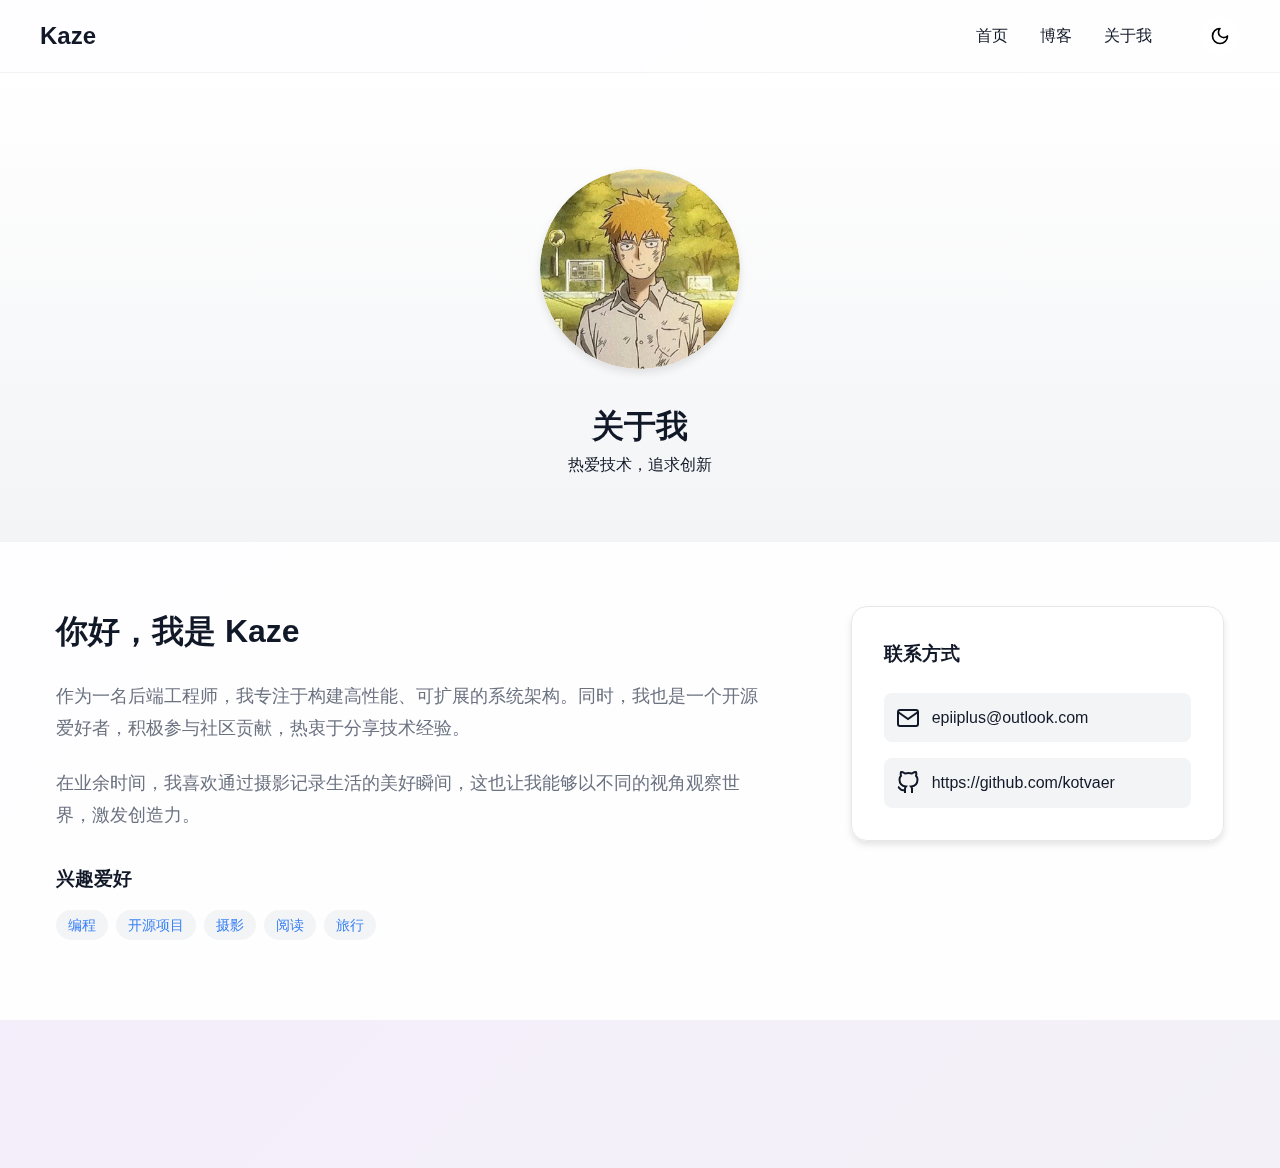
<file: about.html>
<!DOCTYPE html>
<html lang="zh">
<head>
    <meta charset="UTF-8">
    <meta name="viewport" content="width=device-width, initial-scale=1.0">
    <title>关于我 | 个人简介</title>
    <link rel="stylesheet" href="css/style.css">
    <link rel="stylesheet" href="css/dark-mode.css">
    <link rel="stylesheet" href="css/images.css">
    <link rel="stylesheet" href="css/transitions.css">
</head>

<body>
    <!-- 导航栏容器 -->
    <div id="navbar-container"></div>

    <main>
        <!-- 关于我页面头部 -->
        <section class="about-header">
            <div class="container">
                <div class="profile-image">
                    <img src="public/images/profile.jpeg" alt="个人头像">
                </div>
                <h1>关于我</h1>
                <p class="subtitle">热爱技术，追求创新</p>
            </div>
        </section>

        <!-- 个人介绍 -->
        <section class="about-content">
            <div class="container">
                <div class="about-grid">
                    <!-- 左侧：详细介绍 -->
                    <div class="about-description">
                        <h2>你好，我是 Kaze</h2>
                        <p class="intro-text">
                            作为一名后端工程师，我专注于构建高性能、可扩展的系统架构。同时，我也是一个开源爱好者，积极参与社区贡献，热衷于分享技术经验。
                        </p>
                        <p class="intro-text">
                            在业余时间，我喜欢通过摄影记录生活的美好瞬间，这也让我能够以不同的视角观察世界，激发创造力。
                        </p>
                        
                        <div class="interests">
                            <h3>兴趣爱好</h3>
                            <div class="tags">
                                <span class="tag">编程</span>
                                <span class="tag">开源项目</span>
                                <span class="tag">摄影</span>
                                <span class="tag">阅读</span>
                                <span class="tag">旅行</span>
                            </div>
                        </div>
                    </div>

                    <!-- 右侧：联系方式和社交链接 -->
                    <div class="contact-card">
                        <h3>联系方式</h3>
                        <div class="contact-links">
                            <a href="mailto:epiiplus@outlook.com" class="contact-item">
                                <svg width="24" height="24" viewBox="0 0 24 24" fill="none" stroke="currentColor" stroke-width="2">
                                    <path d="M4 4h16c1.1 0 2 .9 2 2v12c0 1.1-.9 2-2 2H4c-1.1 0-2-.9-2-2V6c0-1.1.9-2 2-2z"/>
                                    <path d="M22 6l-10 7L2 6"/>
                                </svg>
                                <span>epiiplus@outlook.com</span>
                            </a>
                            <a href="https://github.com/kotvaer" target="_blank" class="contact-item">
                                <svg width="24" height="24" viewBox="0 0 24 24" fill="none" stroke="currentColor" stroke-width="2">
                                    <path d="M9 19c-5 1.5-5-2.5-7-3m14 6v-3.87a3.37 3.37 0 0 0-.94-2.61c3.14-.35 6.44-1.54 6.44-7A5.44 5.44 0 0 0 20 4.77 5.07 5.07 0 0 0 19.91 1S18.73.65 16 2.48a13.38 13.38 0 0 0-7 0C6.27.65 5.09 1 5.09 1A5.07 5.07 0 0 0 5 4.77a5.44 5.44 0 0 0-1.5 3.78c0 5.42 3.3 6.61 6.44 7A3.37 3.37 0 0 0 9 18.13V22"/>
                                </svg>
                                <span>https://github.com/kotvaer</span>
                            </a>
                        </div>
                    </div>
                </div>
            </div>
        </section>
    </main>

    <!-- 页脚容器 -->
    <div id="footer-container"></div>

    <script src="js/theme.js"></script>
    <script src="js/navbar.js"></script>
    <script src="js/main.js"></script>
    <script src="js/transitions.js"></script>
    <script src="js/load-footer.js"></script>
</body>
</html>
</file>
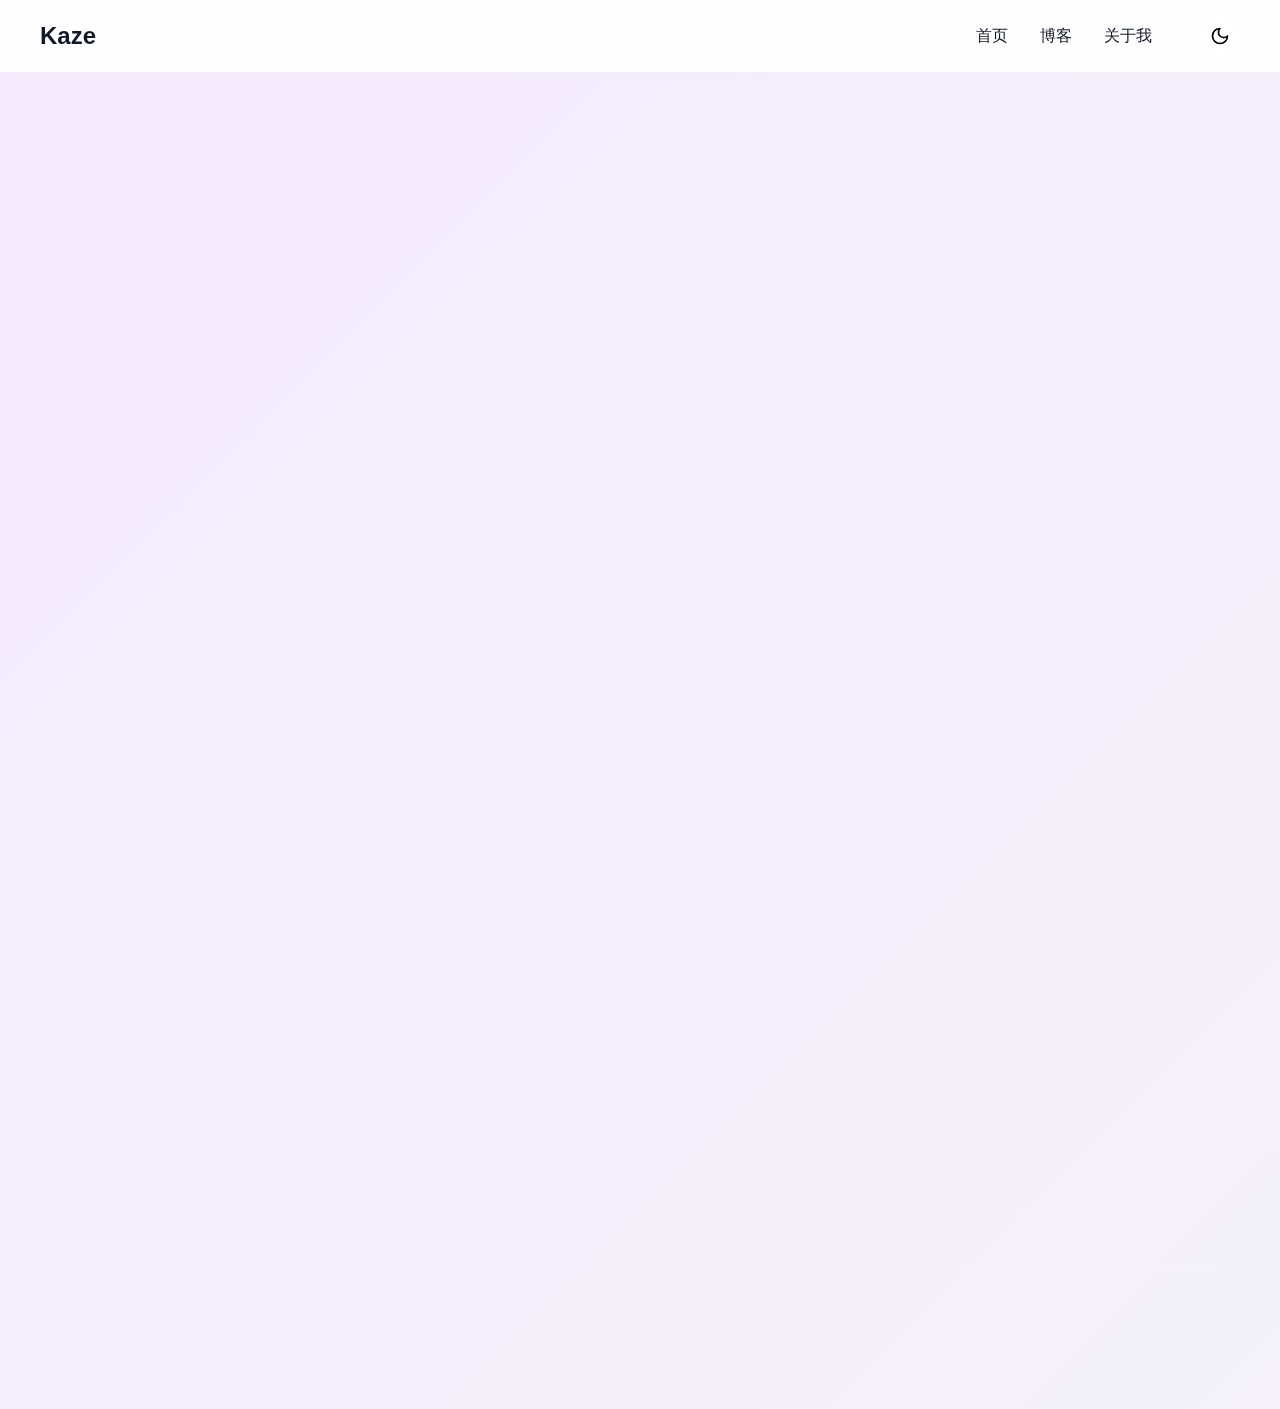
<file: blog.html>
<!DOCTYPE html>
<html lang="zh">
<head>
    <meta charset="UTF-8">
    <meta name="viewport" content="width=device-width, initial-scale=1.0">
    <title>技术博客 | 分享与交流</title>
    <link rel="stylesheet" href="css/style.css">
    <link rel="stylesheet" href="css/dark-mode.css">
    <link rel="stylesheet" href="css/images.css">
    <link rel="stylesheet" href="css/blog.css">
    <link rel="stylesheet" href="css/transitions.css">
</head>
<body>
    <!-- 导航栏容器 -->
    <div id="navbar-container"></div>

    <main>
        <!-- 博客头部 -->
        <section class="blog-header">
            <div class="container">
                <h1>技术博客</h1>
                <p class="subtitle">分享技术见解，记录学习心得</p>
            </div>
        </section>

        <!-- 博客内容 -->
        <section class="blog-content">
            <div class="container">
                <div class="blog-layout">
                    <!-- 文章列表 -->
                    <div class="blog-main">
                        <!-- 文章卡片 -->
                        <article class="blog-card">
                            <div class="blog-card-header">
                                <span class="blog-category">前端开发</span>
                                <time>2024-03-20</time>
                            </div>
                            <h2>React性能优化实践指南</h2>
                            <p class="blog-excerpt">
                                探讨React应用中常见的性能问题及其解决方案，包括组件优化、状态管理、渲染优化等多个方面...
                            </p>
                            <div class="blog-tags">
                                <span class="tag">React</span>
                                <span class="tag">性能优化</span>
                                <span class="tag">最佳实践</span>
                            </div>
                            <a href="#" class="read-more">阅读全文 →</a>
                        </article>

                        <article class="blog-card">
                            <div class="blog-card-header">
                                <span class="blog-category">后端开发</span>
                                <time>2024-03-15</time>
                            </div>
                            <h2>Node.js微服务架构设计</h2>
                            <p class="blog-excerpt">
                                详细介绍如何使用Node.js构建可扩展的微服务架构，包括服务发现、负载均衡、错误处理等关键概念...
                            </p>
                            <div class="blog-tags">
                                <span class="tag">Node.js</span>
                                <span class="tag">微服务</span>
                                <span class="tag">架构设计</span>
                            </div>
                            <a href="#" class="read-more">阅读全文 →</a>
                        </article>

                        <article class="blog-card">
                            <div class="blog-card-header">
                                <span class="blog-category">DevOps</span>
                                <time>2024-03-10</time>
                            </div>
                            <h2>Docker容器化最佳实践</h2>
                            <p class="blog-excerpt">
                                分享在实际项目中使用Docker的经验，包括镜像优化、多阶段构建、安全性考虑等方面的最佳实践...
                            </p>
                            <div class="blog-tags">
                                <span class="tag">Docker</span>
                                <span class="tag">容器化</span>
                                <span class="tag">CI/CD</span>
                            </div>
                            <a href="#" class="read-more">阅读全文 →</a>
                        </article>
                    </div>

                    <!-- 侧边栏 -->
                    <aside class="blog-sidebar">
                        <!-- 分类 -->
                        <div class="sidebar-widget">
                            <h3>文章分类</h3>
                            <ul class="category-list">
                                <li><a href="#">前端开发 (12)</a></li>
                                <li><a href="#">后端开发 (8)</a></li>
                                <li><a href="#">DevOps (5)</a></li>
                                <li><a href="#">架构设计 (7)</a></li>
                                <li><a href="#">算法与数据结构 (4)</a></li>
                            </ul>
                        </div>

                        <!-- 标签云 -->
                        <div class="sidebar-widget">
                            <h3>热门标签</h3>
                            <div class="tag-cloud">
                                <a href="#" class="tag">JavaScript</a>
                                <a href="#" class="tag">React</a>
                                <a href="#" class="tag">Node.js</a>
                                <a href="#" class="tag">Docker</a>
                                <a href="#" class="tag">Python</a>
                                <a href="#" class="tag">微服务</a>
                                <a href="#" class="tag">性能优化</a>
                                <a href="#" class="tag">安全</a>
                            </div>
                        </div>

                        <!-- 最近更新 -->
                        <div class="sidebar-widget">
                            <h3>最近更新</h3>
                            <ul class="recent-posts">
                                <li>
                                    <a href="#">React性能优化实践指南</a>
                                    <span class="post-date">2024-03-20</span>
                                </li>
                                <li>
                                    <a href="#">Node.js微服务架构设计</a>
                                    <span class="post-date">2024-03-15</span>
                                </li>
                                <li>
                                    <a href="#">Docker容器化最佳实践</a>
                                    <span class="post-date">2024-03-10</span>
                                </li>
                            </ul>
                        </div>
                    </aside>
                </div>
            </div>
        </section>
    </main>

    <!-- 页脚容器 -->
    <div id="footer-container"></div>

    <script src="js/theme.js"></script>
    <script src="js/navbar.js"></script>
    <script src="js/main.js"></script>
    <script src="js/transitions.js"></script>
    <script src="js/load-footer.js"></script>
</body>
</html>
</file>
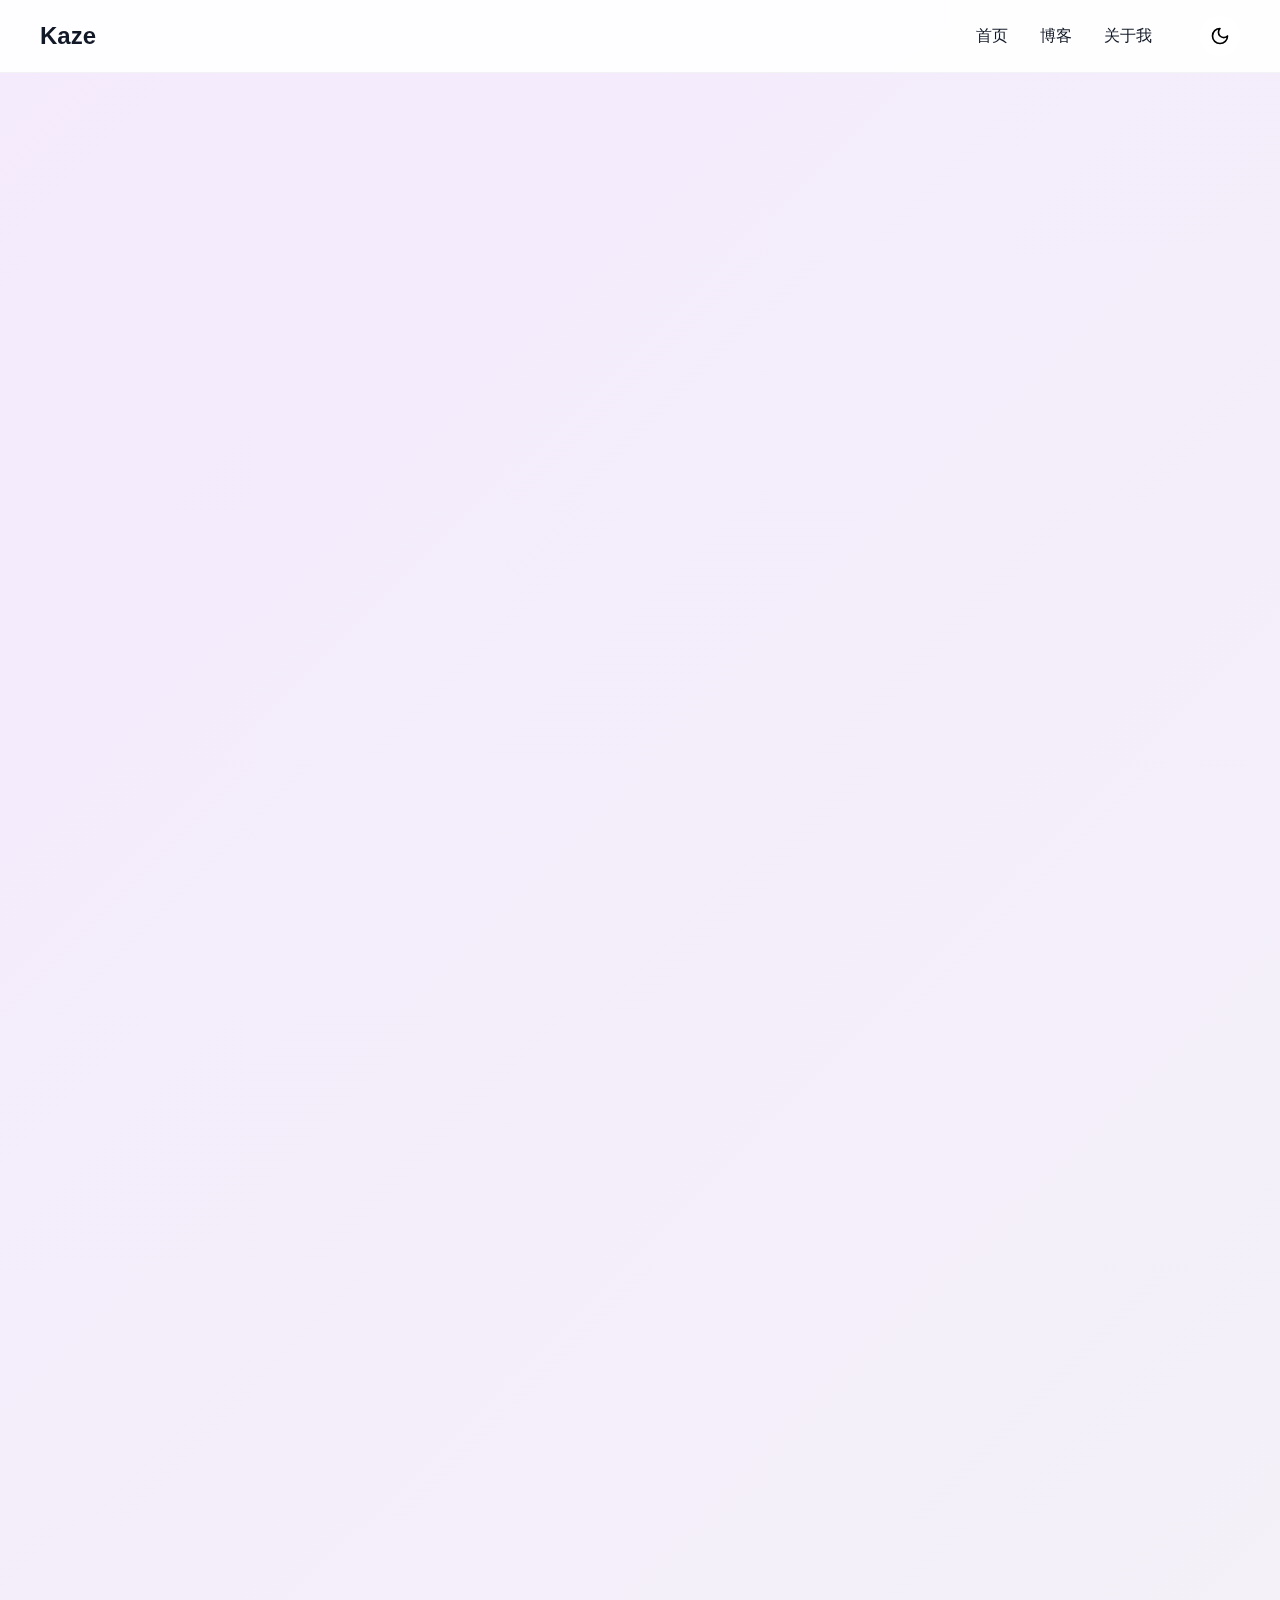
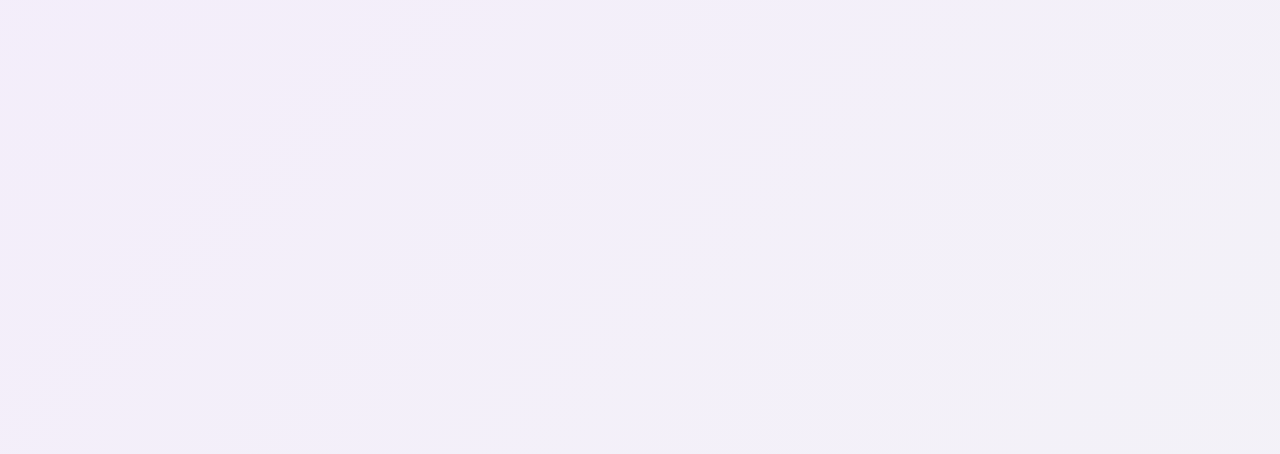
<file: resume.html>
<!DOCTYPE html>
<html lang="zh">
<head>
    <meta charset="UTF-8">
    <meta name="viewport" content="width=device-width, initial-scale=1.0">
    <title>个人简历 | 专业技能与经验</title>
    <link rel="stylesheet" href="css/style.css">
    <link rel="stylesheet" href="css/dark-mode.css">
    <link rel="stylesheet" href="css/images.css">
    <link rel="stylesheet" href="css/transitions.css">
</head>
<body>
    <!-- 导航栏容器 -->
    <div id="navbar-container"></div>

    <main>
        <!-- 个人信息 -->
        <section class="resume-header">
            <div class="container">
                <div class="profile-image">
                    <img src="public/images/profile.jpeg" alt="个人头像" style="max-width: 100%; height: auto;">
                </div>
                <h1>Kaze</h1>
                <p class="subtitle">后端开发工程师</p>
                <div class="contact-info">
                    <a href="mailto:epiiplus@outlook.com" class="contact-link">
                        <svg width="16" height="16" viewBox="0 0 24 24" fill="none" stroke="currentColor" stroke-width="2" style="position: relative; top: 2px;">
                            <path d="M4 4h16c1.1 0 2 .9 2 2v12c0 1.1-.9 2-2 2H4c-1.1 0-2-.9-2-2V6c0-1.1.9-2 2-2z"/>
                            <path d="M22 6l-10 7L2 6"/>
                        </svg>
                        <span>epiiplus@outlook.com</span>
                    </a>
                    <span>|</span>
                    <a href="https://github.com/kotvaer" target="_blank" class="contact-link">
                        <svg width="16" height="16" viewBox="0 0 24 24" fill="none" stroke="currentColor" stroke-width="2" style="position: relative; top: 2px;">
                            <path d="M9 19c-5 1.5-5-2.5-7-3m14 6v-3.87a3.37 3.37 0 0 0-.94-2.61c3.14-.35 6.44-1.54 6.44-7A5.44 5.44 0 0 0 20 4.77 5.07 5.07 0 0 0 19.91 1S18.73.65 16 2.48a13.38 13.38 0 0 0-7 0C6.27.65 5.09 1 5.09 1A5.07 5.07 0 0 0 5 4.77a5.44 5.44 0 0 0-1.5 3.78c0 5.42 3.3 6.61 6.44 7A3.37 3.37 0 0 0 9 18.13V22"/>
                        </svg>
                        <span>GitHub</span>
                    </a>
                </div>
            </div>
        </section>

        <!-- 工作经验 -->
        <section class="experience">
            <div class="container">
                <h2>工作经验</h2>
                <div class="timeline">
                    <div class="timeline-item">
                        <div class="timeline-content">
                            <h3>高级前端开发工程师</h3>
                            <p class="company">某科技公司</p>
                            <p class="period">2021 - 现在</p>
                            <p class="description">负责公司核心产品的前端开发和优化，带领团队完成多个重要项目。</p>
                            <ul class="achievements">
                                <li>重构了公司主要产品的前端架构，提升了50%的性能</li>
                                <li>引入了现代化的开发工具和流程，提高了团队开发效率</li>
                                <li>指导初级开发者，帮助团队成员提升技术能力</li>
                            </ul>
                        </div>
                    </div>
                    <div class="timeline-item">
                        <div class="timeline-content">
                            <h3>全栈开发工程师</h3>
                            <p class="company">某创业公司</p>
                            <p class="period">2019 - 2021</p>
                            <p class="description">作为全栈开发者参与产品从0到1的开发过程。</p>
                            <ul class="achievements">
                                <li>独立开发了公司核心产品的前端和后端</li>
                                <li>实现了自动化部署流程，缩短了发布时间</li>
                                <li>优化了数据库查询，提升了API响应速度</li>
                            </ul>
                        </div>
                    </div>
                </div>
            </div>
        </section>

        <!-- 教育背景 -->
        <section class="education">
            <div class="container">
                <h2>教育背景</h2>
                <div class="education-item">
                    <h3>计算机科学学士</h3>
                    <p class="school">某知名大学</p>
                    <p class="period">2015 - 2019</p>
                    <p class="description">主修计算机科学，辅修数学。GPA: 3.8/4.0</p>
                </div>
            </div>
        </section>

        <!-- 技能专长 -->
        <section class="skills">
            <div class="container">
                <h2>技能专长</h2>
                <div class="skills-grid">
                    <div class="skill-card">
                        <h3>前端开发</h3>
                        <div class="skill-tags">
                            <span class="tag">HTML5</span>
                            <span class="tag">CSS3</span>
                            <span class="tag">JavaScript</span>
                            <span class="tag">React</span>
                            <span class="tag">Vue</span>
                            <span class="tag">TypeScript</span>
                        </div>
                    </div>
                    <div class="skill-card">
                        <h3>后端开发</h3>
                        <div class="skill-tags">
                            <span class="tag">Node.js</span>
                            <span class="tag">Python</span>
                            <span class="tag">Java</span>
                            <span class="tag">SQL</span>
                            <span class="tag">MongoDB</span>
                            <span class="tag">Redis</span>
                        </div>
                    </div>
                    <div class="skill-card">
                        <h3>开发工具</h3>
                        <div class="skill-tags">
                            <span class="tag">Git</span>
                            <span class="tag">Docker</span>
                            <span class="tag">VS Code</span>
                            <span class="tag">Linux</span>
                            <span class="tag">AWS</span>
                            <span class="tag">CI/CD</span>
                        </div>
                    </div>
                </div>
            </div>
        </section>

        <!-- 证书认证 -->
        <section class="certifications">
            <div class="container">
                <h2>证书认证</h2>
                <div class="certifications-grid">
                    <div class="certification-item">
                        <h3>AWS 认证解决方案架构师</h3>
                        <p class="period">2021</p>
                    </div>
                    <div class="certification-item">
                        <h3>Google 认证专业数据工程师</h3>
                        <p class="period">2020</p>
                    </div>
                </div>
            </div>
        </section>
    </main>

    <!-- 页脚容器 -->
    <div id="footer-container"></div>

    <script src="js/theme.js"></script>
    <script src="js/navbar.js"></script>
    <script src="js/main.js"></script>
    <script src="js/transitions.js"></script>
    <script src="js/load-footer.js"></script>
</body>
</html>
</file>
<file: css/style.css>
/* 重置样式 */
* {
    margin: 0;
    padding: 0;
    box-sizing: border-box;
}

/* 添加动画关键帧 */
@keyframes fadeInUp {
    from {
        opacity: 0;
        transform: translateY(20px);
    }
    to {
        opacity: 1;
        transform: translateY(0);
    }
}

@keyframes float {
    0% {
        transform: translateY(0px);
    }
    50% {
        transform: translateY(-10px);
    }
    100% {
        transform: translateY(0px);
    }
}

@keyframes gradientBG {
    0% {
        background-position: 0% 50%;
    }
    50% {
        background-position: 100% 50%;
    }
    100% {
        background-position: 0% 50%;
    }
}

/* 修改基础样式 */
:root {
    --primary-color: #3b82f6;
    --secondary-color: #6b7280;
    --background-start: #ffffff;
    --background-end: #f3f4f6;
    --text-color: #111827;
    --border-color: #e5e7eb;
    --card-background: rgba(255, 255, 255, 0.9);
    --tag-background: #f3f4f6;
    --gradient-1: rgba(59, 130, 246, 0.1);
    --gradient-2: rgba(147, 51, 234, 0.1);
}

body {
    font-family: -apple-system, BlinkMacSystemFont, "Segoe UI", Roboto, "Helvetica Neue", Arial, sans-serif;
    line-height: 1.6;
    color: var(--text-color);
    background: linear-gradient(-45deg, var(--gradient-1), var(--background-start), var(--background-end), var(--gradient-2));
    background-size: 400% 400%;
    animation: gradientBG 15s ease infinite;
    transition: background-color 0.3s ease;
}

.container {
    max-width: 1200px;
    margin: 0 auto;
    padding: 0 1rem;
}

/* 导航栏 */
.navbar {
    background-color: rgba(255, 255, 255, 0.9);
    backdrop-filter: blur(10px);
    border-bottom: 1px solid rgba(229, 231, 235, 0.5);
    padding: 1rem 0;
    position: sticky;
    top: 0;
    z-index: 100;
    transition: all 0.3s ease;
}

.navbar.scroll-down {
    transform: translateY(-100%);
}

.navbar.scroll-up {
    transform: translateY(0);
    box-shadow: 0 4px 6px -1px rgba(0, 0, 0, 0.1);
}

.navbar .container {
    display: flex;
    align-items: center;
    justify-content: space-between; /*  两端对齐的关键  */
}

/* Add this rule to remove padding from .container inside .navbar */
.navbar .container {
    padding-left: 0;
    padding-right: 0;
}


.nav-left {
    display: flex;
    align-items: center;
}

.nav-right {
    display: flex;
    align-items: center;
    gap: 2rem;
}

.logo {
    font-size: 1.5rem;
    font-weight: bold;
    text-decoration: none;
    color: var(--text-color);
}

.nav-links {
    display: flex;
    gap: 2rem;
    align-items: center;
    margin-left: auto;
}

.nav-links a {
    text-decoration: none;
    color: var(--text-color);
    font-weight: 500;
    position: relative;
    transition: color 0.3s ease;
}

.nav-links a::after {
    content: '';
    position: absolute;
    width: 0;
    height: 2px;
    bottom: -4px;
    left: 0;
    background-color: var(--primary-color);
    transition: width 0.3s ease;
}

.nav-links a:hover::after,
.nav-links a.active::after {
    width: 100%;
}

/* 全屏首页样式 */
.hero {
    min-height: 100vh;
    display: flex;
    align-items: center;
    justify-content: center;
    position: relative;
    padding: 0;
    overflow: hidden;
}

.hero::before {
    content: '';
    position: absolute;
    top: 0;
    left: 0;
    right: 0;
    bottom: 0;
    background-image: url('../public/images/background.jpg');
    background-size: cover;
    background-position: center;
    background-repeat: no-repeat;
    z-index: 0;
}

.hero .container {
    text-align: center;
    max-width: 800px;
    padding: 2rem;
    z-index: 1;
}

.hero .profile-image {
    width: 200px;
    height: 200px;
    margin: 0 auto 2rem;
    border-radius: 50%;
    overflow: hidden;
    box-shadow: 0 0 20px rgba(0, 0, 0, 0.1);
    transform: translateZ(0);
}

.hero .profile-image img {
    width: 100%;
    height: 100%;
    object-fit: cover;
    transition: transform 0.5s ease;
}

.hero .profile-image:hover img {
    transform: scale(1.1);
}

.hero h1 {
    font-size: 3.5rem;
    margin-bottom: 1rem;
    background: linear-gradient(135deg, var(--primary-color), var(--secondary-color));
    background-clip: text;
    -webkit-background-clip: text;
    color: transparent;
    -webkit-text-fill-color: transparent;
    animation: titleGradient 8s ease infinite;
}

.hero .subtitle {
    font-size: 1.5rem;
    margin-bottom: 2rem;
    color: var(--text-color-secondary);
}

.hero .cta-buttons {
    display: flex;
    gap: 1rem;
    justify-content: center;
    margin-top: 2rem;
}

/* 滚动提示 */
.scroll-indicator {
    position: absolute;
    bottom: 2rem;
    left: 50%;
    transform: translateX(-50%);
    animation: bounce 2s infinite;
    cursor: pointer;
    opacity: 0.7;
    transition: opacity 0.3s ease;
}

.scroll-indicator:hover {
    opacity: 1;
}

@keyframes bounce {
    0%, 20%, 50%, 80%, 100% {
        transform: translateY(0) translateX(-50%);
    }
    40% {
        transform: translateY(-20px) translateX(-50%);
    }
    60% {
        transform: translateY(-10px) translateX(-50%);
    }
}

/* 内容区域样式 */
.content-section {
    padding: 6rem 0;
    background: var(--bg-color);
    position: relative;
}

.featured-projects {
    background: var(--bg-color-secondary);
}

.skills {
    background: var(--bg-color);
}

.contact {
    background: var(--bg-color-secondary);
}

/* 渐变背景动画 */
@keyframes titleGradient {
    0% {
        background-position: 0% 50%;
    }
    50% {
        background-position: 100% 50%;
    }
    100% {
        background-position: 0% 50%;
    }
}

/* 响应式调整 */
@media (max-width: 768px) {
    .hero h1 {
        font-size: 2.5rem;
    }
    
    .hero .subtitle {
        font-size: 1.2rem;
    }
    
    .hero .profile-image {
        width: 150px;
        height: 150px;
    }
}

/* 按钮样式 */
.btn {
    display: inline-block;
    padding: 0.75rem 1.5rem;
    border-radius: 0.5rem;
    text-decoration: none;
    font-weight: 500;
    transition: background-color 0.3s ease;
    position: relative;
    overflow: hidden;
}

.btn::before {
    content: '';
    position: absolute;
    top: 50%;
    left: 50%;
    width: 0;
    height: 0;
    background: rgba(255, 255, 255, 0.2);
    border-radius: 50%;
    transform: translate(-50%, -50%);
    transition: width 0.6s ease, height 0.6s ease;
}

.btn:hover::before {
    width: 300px;
    height: 300px;
}

.btn.primary {
    background-color: var(--primary-color);
    color: white;
}

.btn.primary:hover {
    background-color: #2563eb;
}

.btn.secondary {
    background-color: var(--secondary-color);
    color: white;
}

.btn.secondary:hover {
    background-color: #4b5563;
}

.cta-buttons {
    display: flex;
    gap: 1rem;
    justify-content: center;
    animation: fadeInUp 1s ease-out 0.4s backwards;
}

/* 项目卡片 */
.projects-grid {
    display: grid;
    grid-template-columns: repeat(auto-fit, minmax(300px, 1fr));
    gap: 2rem;
    margin-top: 2rem;
}

.project-card {
    background-color: var(--card-background);
    backdrop-filter: blur(10px);
    border: 1px solid rgba(229, 231, 235, 0.3);
    border-radius: 0.5rem;
    overflow: hidden;
    transition: transform 0.3s ease, box-shadow 0.3s ease;
}

.project-card:hover {
    transform: translateY(-5px);
    box-shadow: 0 10px 20px rgba(0, 0, 0, 0.1);
}

.project-info {
    padding: 1.5rem;
}

.project-info h3 {
    margin-bottom: 0.5rem;
}

.project-info p {
    color: var(--secondary-color);
    margin-bottom: 1rem;
}

/* 标签样式 */
.tags {
    display: flex;
    flex-wrap: wrap;
    gap: 0.5rem;
    margin-bottom: 1rem;
}

.tag {
    background-color: var(--tag-background);
    color: var(--primary-color);
    padding: 0.25rem 0.75rem;
    border-radius: 9999px;
    font-size: 0.875rem;
    transition: transform 0.2s ease;
}

.tag:hover {
    transform: scale(1.05);
}

/* 技能部分 */
.skills-grid {
    display: grid;
    grid-template-columns: repeat(auto-fit, minmax(250px, 1fr));
    gap: 2rem;
    margin-top: 2rem;
}

.skill-card {
    background-color: var(--card-background);
    backdrop-filter: blur(10px);
    border: 1px solid rgba(229, 231, 235, 0.3);
    border-radius: 0.5rem;
    padding: 1.5rem;
    transition: transform 0.3s ease;
}

.skill-card:hover {
    transform: translateY(-5px);
}

.skill-card h3 {
    margin-bottom: 1rem;
}

/* 联系部分 */
.contact {
    text-align: center;
    padding: 4rem 0;
    background: linear-gradient(rgba(0, 0, 0, 0.7), rgba(0, 0, 0, 0.7)), url('../images/contact-bg.jpg');
    background-size: cover;
    background-position: center;
    background-attachment: fixed;
    color: white;
    position: relative;
    overflow: hidden;
}

.contact::before {
    content: '';
    position: absolute;
    top: 0;
    left: 0;
    right: 0;
    bottom: 0;
    background: repeating-linear-gradient(
        45deg,
        transparent,
        transparent 10px,
        rgba(255, 255, 255, 0.1) 10px,
        rgba(255, 255, 255, 0.1) 20px
    );
}

.contact .container {
    position: relative;
    z-index: 1;
}

.contact h2 {
    margin-bottom: 1rem;
}

.contact p {
    margin-bottom: 2rem;
    color: rgba(255, 255, 255, 0.8);
}

/* 页脚 */
footer {
    background-color: var(--card-background);
    border-top: 1px solid var(--border-color);
    padding: 2rem 0;
}

footer .container {
    display: flex;
    justify-content: center;
    align-items: center;
    flex-direction: column;
    gap: 1rem;
    text-align: center;
}

.social-links {
    display: flex;
    gap: 1rem;
    margin-top: 1rem;
}

.social-links a {
    color: var(--secondary-color);
    text-decoration: none;
    display: flex;
    align-items: center;
    gap: 0.5rem;
}

.social-links a:hover {
    color: var(--primary-color);
}

/* 响应式设计 */
@media (max-width: 768px) {
    .nav-links {
        gap: 1rem;
    }
}

/* 简历页面样式 */
.resume-header {
    text-align: center;
    padding: 4rem 0;
    background-color: var(--card-background);
    border-bottom: 1px solid var(--border-color);
}

.contact-info {
    display: flex;
    justify-content: center;
    gap: 1rem;
    margin-top: 1rem;
}

.contact-info a {
    color: var(--primary-color);
    text-decoration: none;
}

.contact-info span {
    color: var(--secondary-color);
}

.timeline {
    margin-top: 2rem;
}

.timeline-item {
    position: relative;
    padding-left: 2rem;
    margin-bottom: 2rem;
    border-left: 4px solid var(--primary-color);
}

.timeline-content {
    background-color: var(--card-background);
    padding: 1.5rem;
    border-radius: 0.5rem;
    border: 1px solid var(--border-color);
}

.timeline-content h3 {
    margin-bottom: 0.5rem;
}

.company {
    color: var(--primary-color);
    font-weight: 500;
    margin-bottom: 0.25rem;
}

.period {
    color: var(--secondary-color);
    font-size: 0.875rem;
    margin-bottom: 1rem;
}

.achievements {
    list-style-type: disc;
    margin-left: 1.5rem;
    margin-top: 1rem;
}

.achievements li {
    margin-bottom: 0.5rem;
    color: var(--secondary-color);
}

.education-item {
    background-color: var(--card-background);
    padding: 1.5rem;
    border-radius: 0.5rem;
    border: 1px solid var(--border-color);
    margin-top: 1rem;
}

.certifications-grid {
    display: grid;
    grid-template-columns: repeat(auto-fit, minmax(250px, 1fr));
    gap: 1.5rem;
    margin-top: 1.5rem;
}

.certification-item {
    background-color: var(--card-background);
    padding: 1.5rem;
    border-radius: 0.5rem;
    border: 1px solid var(--border-color);
}

/* 项目页面样式 */
.projects {
    padding: 4rem 0;
}

.section-description {
    text-align: center;
    max-width: 800px;
    margin: 0 auto 3rem;
    color: var(--secondary-color);
}

.project-links {
    display: flex;
    gap: 1rem;
    margin-top: 1rem;
}

.open-source {
    background-color: var(--card-background);
    padding: 4rem 0;
    border-top: 1px solid var(--border-color);
}

.contributions {
    display: grid;
    grid-template-columns: repeat(auto-fit, minmax(300px, 1fr));
    gap: 2rem;
    margin-top: 2rem;
}

.contribution-item {
    background-color: var(--card-background);
    padding: 1.5rem;
    border-radius: 0.5rem;
    border: 1px solid var(--border-color);
}

.contribution-item h3 {
    margin-bottom: 0.5rem;
}

.contribution-item p {
    color: var(--secondary-color);
    margin-bottom: 1rem;
}

/* 响应式调整 */
@media (max-width: 768px) {
    .contact-info {
        flex-direction: column;
        gap: 0.5rem;
    }

    .contact-info span {
        display: none;
    }

    .project-links {
        flex-direction: column;
    }

    .timeline-item {
        padding-left: 1rem;
    }
}

/* 滚动显示动画 */
.fade-in {
    opacity: 0;
    transform: translateY(20px);
    transition: opacity 0.6s ease, transform 0.6s ease;
}

.fade-in.visible {
    opacity: 1;
    transform: translateY(0);
}

/* 添加图片加载时的过渡效果 */
img {
    transition: opacity 0.3s ease;
}

/* 主题切换按钮样式 */
.theme-toggle {
    background: rgba(255, 255, 255, 0.2);
    backdrop-filter: blur(10px);
    -webkit-backdrop-filter: blur(10px);
    border: 1px solid rgba(255, 255, 255, 0.1);
    padding: 8px;
    border-radius: 50%;
    cursor: pointer;
    display: flex;
    align-items: center;
    justify-content: center;
    transition: all 0.3s ease;
    margin-left: 1rem;
    position: relative;
    width: 36px;
    height: 36px;
}

.theme-toggle:hover {
    background: rgba(255, 255, 255, 0.3);
    transform: translateY(-1px);
    box-shadow: 0 4px 8px rgba(0, 0, 0, 0.1);
}

.theme-toggle .light-icon,
.theme-toggle .dark-icon {
    width: 20px;
    height: 20px;
    position: absolute;
    top: 50%;
    left: 50%;
    transform: translate(-50%, -50%);
    transition: all 0.5s cubic-bezier(0.4, 0, 0.2, 1);
}

.theme-toggle svg {
    width: 20px;
    height: 20px;
    stroke-width: 2;
    stroke-linecap: round;
    stroke-linejoin: round;
}

.theme-toggle .light-icon {
    color: #ff9500;
}

.theme-toggle .dark-icon {
    color: #8e8e93;
}

[data-theme='dark'] .theme-toggle {
    background: rgba(0, 0, 0, 0.2);
}

[data-theme='dark'] .theme-toggle:hover {
    background: rgba(0, 0, 0, 0.3);
}

[data-theme='dark'] .light-icon {
    opacity: 0;
    transform: translate(-50%, -50%) rotate(90deg) scale(0.5);
}

[data-theme='dark'] .dark-icon {
    opacity: 1;
    transform: translate(-50%, -50%) rotate(0) scale(1);
    color: #ffffff;
}

[data-theme='light'] .light-icon {
    opacity: 1;
    transform: translate(-50%, -50%) rotate(0) scale(1);
}

[data-theme='light'] .dark-icon {
    opacity: 0;
    transform: translate(-50%, -50%) rotate(-90deg) scale(0.5);
}

/* 关于我页面样式 */
.about-header {
    text-align: center;
    padding: 6rem 0 4rem;
    background: linear-gradient(to bottom, var(--background-start), var(--background-end));
}

.about-content {
    padding: 4rem 0;
    background-color: var(--card-background);
}

.about-grid {
    display: grid;
    grid-template-columns: 2fr 1fr;
    gap: 3rem;
    align-items: start;
}

.about-description {
    padding-right: 2rem;
}

.about-description h2 {
    font-size: 2rem;
    margin-bottom: 1.5rem;
    color: var(--text-color);
}

.intro-text {
    font-size: 1.1rem;
    line-height: 1.8;
    color: var(--secondary-color);
    margin-bottom: 1.5rem;
}

.interests {
    margin-top: 2rem;
}

.interests h3 {
    margin-bottom: 1rem;
    color: var(--text-color);
}

.contact-card {
    background-color: var(--card-background);
    border-radius: 1rem;
    padding: 2rem;
    box-shadow: 0 4px 6px rgba(0, 0, 0, 0.1);
    border: 1px solid var(--border-color);
}

.contact-card h3 {
    margin-bottom: 1.5rem;
    color: var(--text-color);
}

.contact-links {
    display: flex;
    flex-direction: column;
    gap: 1rem;
}

.contact-item {
    display: flex;
    align-items: center;
    gap: 0.75rem;
    padding: 0.75rem;
    border-radius: 0.5rem;
    text-decoration: none;
    color: var(--text-color);
    transition: all 0.3s ease;
    background-color: var(--tag-background);
}

.contact-item:hover {
    transform: translateY(-2px);
    background-color: var(--primary-color);
    color: white;
}

.contact-item svg {
    flex-shrink: 0;
}

/* 响应式调整 */
@media (max-width: 768px) {
    .about-grid {
        grid-template-columns: 1fr;
        gap: 2rem;
    }

    .about-description {
        padding-right: 0;
    }

    .about-header {
        padding: 4rem 0 2rem;
    }
}
</file>
<file: css/dark-mode.css>
/* 暗色主题变量 */
[data-theme="dark"] {
    --primary-color: #60a5fa;
    --secondary-color: #9ca3af;
    --background-color: #111827;
    --text-color: #f3f4f6;
    --border-color: #374151;
    --card-background: #1f2937;
    --tag-background: #374151;
}

/* 主题切换按钮 */
.theme-toggle {
    background: none;
    border: none;
    cursor: pointer;
    padding: 0;
    margin-left: 1rem;
    border-radius: 50%;
    position: relative;
    width: 40px;
    height: 40px;
    display: flex;
    align-items: center;
    justify-content: center;
    transition: background-color 0.3s;
}

.theme-toggle:hover {
    background-color: rgba(0, 0, 0, 0.1);
}

[data-theme="dark"] .theme-toggle:hover {
    background-color: rgba(255, 255, 255, 0.1);
}

.theme-toggle img {
    width: 24px;
    height: 24px;
    position: absolute;
    top: 50%;
    left: 50%;
    transform: translate(-50%, -50%);
    transition: opacity 0.3s ease, transform 0.3s ease;
}

/* 亮色主题下显示月亮图标 */
[data-theme="light"] .dark-icon {
    opacity: 1;
    transform: translate(-50%, -50%) scale(1);
}

[data-theme="light"] .light-icon {
    opacity: 0;
    transform: translate(-50%, -50%) scale(0.5);
}

/* 暗色主题下显示太阳图标 */
[data-theme="dark"] .light-icon {
    opacity: 1;
    transform: translate(-50%, -50%) scale(1);
}

[data-theme="dark"] .dark-icon {
    opacity: 0;
    transform: translate(-50%, -50%) scale(0.5);
}

/* 暗色主题下的图标颜色 */
[data-theme="dark"] .theme-toggle img {
    filter: invert(1);
}

/* 暗色主题下的特殊样式调整 */
[data-theme="dark"] .project-card,
[data-theme="dark"] .skill-card {
    box-shadow: 0 4px 6px -1px rgba(0, 0, 0, 0.1), 0 2px 4px -1px rgba(0, 0, 0, 0.06);
}

[data-theme="dark"] .tag {
    background-color: var(--tag-background);
    color: var(--primary-color);
}

[data-theme="dark"] .contact {
    background-color: var(--card-background);
}

[data-theme="dark"] .placeholder {
    background-color: var(--tag-background);
    color: var(--text-color);
}
</file>
<file: css/images.css>
.profile-image {
    width: 200px;
    height: 200px;
    margin: 0 auto 2rem;
    border-radius: 50%;
    overflow: hidden;
    animation: float 6s ease-in-out infinite;
    position: relative;
    box-shadow: 0 4px 8px rgba(0, 0, 0, 0.1);
}

.profile-image img {
    width: 100%;
    height: 100%;
    object-fit: cover;
    display: block;
    border-radius: 50%;
}

/* 项目图片样式 */
.project-image {
    height: 200px;
    background-size: cover;
    background-position: center;
    border-radius: 0.5rem 0.5rem 0 0;
}

.project-card:nth-child(1) .project-image {
    background-image: url('../images/project1.jpg');
}

.project-card:nth-child(2) .project-image {
    background-image: url('../images/project2.jpg');
}
</file>
<file: css/transitions.css>
/* 页面过渡动画 */
html {
    scroll-behavior: smooth;
}

body {
    overflow-x: hidden;
}

main {
    animation: fadeInUp 0.6s cubic-bezier(0.16, 1, 0.3, 1);
    opacity: 1;
    will-change: transform, opacity;
    transform: translateZ(0);
    backface-visibility: hidden;
}

@keyframes fadeInUp {
    from {
        opacity: 0;
        transform: translate3d(0, 30px, 0);
    }
    to {
        opacity: 1;
        transform: translate3d(0, 0, 0);
    }
}

/* 页面离开动画 */
.page-exit {
    opacity: 0;
    transform: translate3d(0, -30px, 0);
    transition: opacity 0.4s cubic-bezier(0.16, 1, 0.3, 1), 
                transform 0.4s cubic-bezier(0.16, 1, 0.3, 1);
    will-change: transform, opacity;
}

/* 导航链接过渡效果 */
.nav-links a {
    position: relative;
    transition: color 0.3s cubic-bezier(0.4, 0, 0.2, 1);
    will-change: color;
}

.nav-links a::after {
    content: '';
    position: absolute;
    width: 0;
    height: 2px;
    bottom: -4px;
    left: 50%;
    background-color: var(--primary-color);
    transition: width 0.3s cubic-bezier(0.4, 0, 0.2, 1),
                left 0.3s cubic-bezier(0.4, 0, 0.2, 1);
    will-change: width, left;
}

.nav-links a:hover::after {
    width: 100%;
    left: 0;
}

/* 激活状态的链接效果 */
.nav-links a.active::after {
    width: 100%;
    left: 0;
}

/* 内容元素的渐进式显示 */
.hero, .featured-projects, .skills, .contact,
.resume-header, .experience, .education, .certifications,
.projects, .blog-header, .blog-content {
    opacity: 0;
    transform: translate3d(0, 20px, 0);
    animation: contentFadeIn 0.8s cubic-bezier(0.16, 1, 0.3, 1) forwards;
    will-change: transform, opacity;
}

@keyframes contentFadeIn {
    to {
        opacity: 1;
        transform: translate3d(0, 0, 0);
    }
}

/* 为不同区块设置不同的动画延迟 */
.hero { animation-delay: 0.1s; }
.featured-projects { animation-delay: 0.2s; }
.skills { animation-delay: 0.3s; }
.contact { animation-delay: 0.4s; }

/* 确保页脚始终平滑过渡 */
footer {
    opacity: 0;
    animation: footerFadeIn 0.5s ease-out 0.6s forwards;
}

@keyframes footerFadeIn {
    to {
        opacity: 1;
    }
}
</file>
<file: css/blog.css>
/* 博客头部 */
.blog-header {
    text-align: center;
    padding: 4rem 0;
    background: linear-gradient(rgba(0, 0, 0, 0.05), rgba(0, 0, 0, 0.1));
}

.blog-header h1 {
    font-size: 2.5rem;
    margin-bottom: 1rem;
    color: var(--text-color);
}

/* 博客布局 */
.blog-layout {
    display: grid;
    grid-template-columns: 1fr 300px;
    gap: 2rem;
    padding: 2rem 0;
}

/* 文章卡片 */
.blog-card {
    background: var(--card-background);
    border-radius: 0.5rem;
    padding: 1.5rem;
    margin-bottom: 2rem;
    box-shadow: 0 2px 4px rgba(0, 0, 0, 0.1);
    transition: transform 0.3s ease, box-shadow 0.3s ease;
}

.blog-card:hover {
    transform: translateY(-5px);
    box-shadow: 0 4px 8px rgba(0, 0, 0, 0.1);
}

.blog-card-header {
    display: flex;
    justify-content: space-between;
    align-items: center;
    margin-bottom: 1rem;
}

.blog-category {
    color: var(--primary-color);
    font-weight: 500;
}

time {
    color: var(--secondary-color);
    font-size: 0.875rem;
}

.blog-card h2 {
    font-size: 1.5rem;
    margin-bottom: 1rem;
    color: var(--text-color);
}

.blog-excerpt {
    color: var(--secondary-color);
    margin-bottom: 1rem;
    line-height: 1.6;
}

.blog-tags {
    margin: 1rem 0;
}

.read-more {
    display: inline-block;
    color: var(--primary-color);
    text-decoration: none;
    font-weight: 500;
    transition: transform 0.3s ease;
}

.read-more:hover {
    transform: translateX(5px);
}

/* 侧边栏 */
.blog-sidebar {
    position: sticky;
    top: 2rem;
    align-self: start;
}

.sidebar-widget {
    background: var(--card-background);
    border-radius: 0.5rem;
    padding: 1.5rem;
    margin-bottom: 2rem;
}

.sidebar-widget h3 {
    margin-bottom: 1rem;
    color: var(--text-color);
    font-size: 1.25rem;
}

/* 分类列表 */
.category-list {
    list-style: none;
    padding: 0;
}

.category-list li {
    margin-bottom: 0.5rem;
}

.category-list a {
    color: var(--text-color);
    text-decoration: none;
    display: flex;
    justify-content: space-between;
    transition: color 0.3s ease;
}

.category-list a:hover {
    color: var(--primary-color);
}

/* 标签云 */
.tag-cloud {
    display: flex;
    flex-wrap: wrap;
    gap: 0.5rem;
}

.tag-cloud .tag {
    background: var(--tag-background);
    color: var(--primary-color);
    padding: 0.25rem 0.75rem;
    border-radius: 9999px;
    font-size: 0.875rem;
    text-decoration: none;
    transition: transform 0.2s ease, background-color 0.2s ease;
}

.tag-cloud .tag:hover {
    transform: scale(1.05);
    background-color: var(--primary-color);
    color: white;
}

/* 最近更新 */
.recent-posts {
    list-style: none;
    padding: 0;
}

.recent-posts li {
    margin-bottom: 1rem;
    padding-bottom: 1rem;
    border-bottom: 1px solid var(--border-color);
}

.recent-posts li:last-child {
    margin-bottom: 0;
    padding-bottom: 0;
    border-bottom: none;
}

.recent-posts a {
    color: var(--text-color);
    text-decoration: none;
    display: block;
    margin-bottom: 0.25rem;
    transition: color 0.3s ease;
}

.recent-posts a:hover {
    color: var(--primary-color);
}

.post-date {
    color: var(--secondary-color);
    font-size: 0.875rem;
}

/* 响应式设计 */
@media (max-width: 768px) {
    .blog-layout {
        grid-template-columns: 1fr;
    }

    .blog-sidebar {
        position: static;
        margin-top: 2rem;
    }

    .blog-header h1 {
        font-size: 2rem;
    }
}
</file>
